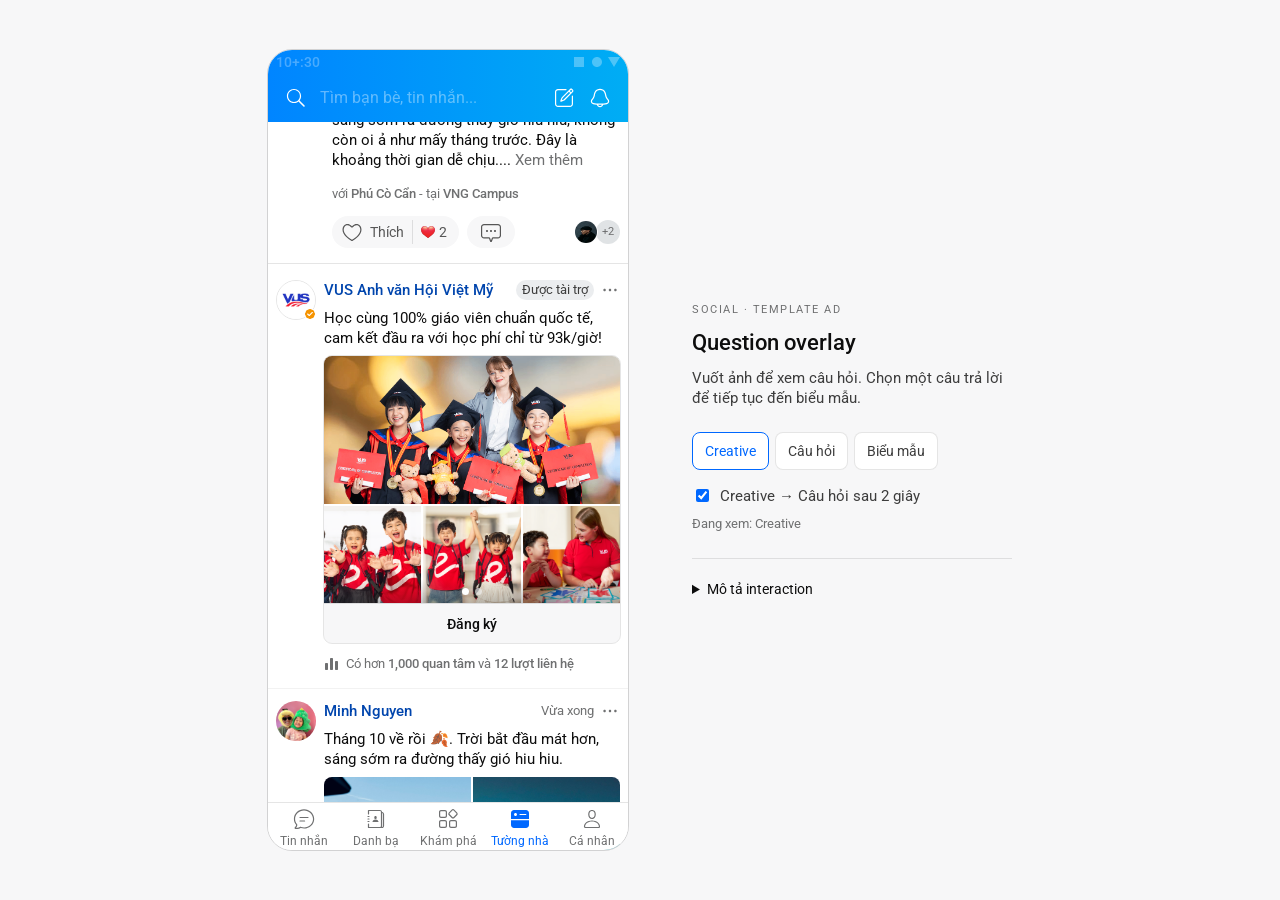
<file: present-site-assets/recommendation/social-template-mobile/index.html>
<!doctype html>
<html lang="vi">
<head>
  <meta charset="utf-8">
  <meta name="viewport" content="width=device-width, initial-scale=1, viewport-fit=cover">
  <title>VUS · Question overlay</title>
  <link rel="stylesheet" href="figma-tokens.css">
  <link rel="stylesheet" href="styles.css">
  <script src="app.js" defer></script>
</head>
<body>
  <main class="demo-layout">
    <section class="phone" aria-label="Prototype quảng cáo VUS" data-state="feed" data-node-id="10024:80272">
      <div class="feed-view">
        <div class="feed-scroll">
          <article class="previous-post" aria-label="Bài viết phía trên" data-node-id="10024:80274">
            <img class="avatar previous-avatar" src="assets/minh-avatar.png" alt="">
            <div class="previous-content">
              <div class="post-heading"><strong>Minh Nguyen</strong><span>Vừa xong</span><img src="assets/more.svg" width="20" height="20" alt=""></div>
              <p class="previous-caption">“Tháng 10 về rồi 🍂. Trời bắt đầu mát hơn, sáng sớm ra đường thấy gió hiu hiu, không còn oi ả như mấy tháng trước. Đây là khoảng thời gian dễ chịu.... <span>Xem thêm</span></p>
              <p class="location">với <b>Phú Cò Cẩn</b> - tại <b>VNG Campus</b></p>
              <div class="reactions"><button class="like-button" aria-label="Thích bài viết" aria-pressed="false"><img src="assets/heart.svg" width="24" height="24" alt="">Thích</button><span class="like-count"><img src="assets/heart-emoji.svg" width="14" height="12" alt=""> <span id="like-count">2</span></span><button class="comment-button" aria-label="Bình luận"><img src="assets/comment.svg" width="24" height="24" alt=""></button><div class="reaction-avatars"><img src="assets/reaction-avatar.png" alt="" width="24" height="24"><span>+2</span></div></div>
            </div>
          </article>
          <article class="ad-post" data-node-id="10024:82143">
            <div class="brand-avatar" data-node-id="10024:82144"><img class="avatar" src="assets/vus-logo.png" alt="VUS" width="40" height="40"><img class="brand-badge" src="assets/verified-badge.svg" width="24" height="24" alt="Đã xác thực"></div>
            <div class="post-content">
              <div class="post-heading ad-heading" data-node-id="10024:82146"><strong>VUS Anh văn Hội Việt Mỹ</strong><span class="sponsored">Được tài trợ</span><img src="assets/more.svg" width="20" height="20" alt=""></div>
              <p class="ad-caption" data-node-id="10024:82148">Học cùng 100% giáo viên chuẩn quốc tế, cam kết đầu ra với học phí chỉ từ 93k/giờ!</p>
              <div class="media-and-cta" data-node-id="10024:82149">
                <div class="carousel" id="carousel" tabindex="0" role="region" aria-roledescription="carousel" aria-label="Ảnh và câu hỏi quảng cáo" data-node-id="10024:82562">
                  <div class="carousel-track">
                  <div class="album creative-slide" data-node-id="10024:82563"><img class="creative-hero" src="assets/creative-hero.png" alt="Học viên VUS tại lễ tốt nghiệp"><div class="album-row"><img src="assets/creative-thumb-1.png" alt="Học viên và giáo viên VUS"><img src="assets/creative-thumb-2.png" alt="Hoạt động học tiếng Anh"><img src="assets/creative-thumb-3.png" alt="Giáo viên hướng dẫn học viên"></div></div>
                  <div class="question-overlay" inert aria-hidden="true" data-node-id="10024:83006">
                    <div class="album question-backdrop" aria-hidden="true"><img class="creative-hero" src="assets/creative-hero.png" alt=""><div class="album-row"><img src="assets/creative-thumb-1.png" alt=""><img src="assets/creative-thumb-2.png" alt=""><img src="assets/creative-thumb-3.png" alt=""></div></div>
                    <h2 id="overlay-heading" data-node-id="10024:83007">Trình độ tiếng anh của bạn</h2>
                    <div class="overlay-options" role="group" aria-labelledby="overlay-heading" data-node-id="10041:26115">
                      <button class="overlay-option" data-answer="beginner" data-node-id="10041:26116">Sơ cấp<span class="radio-mark"></span></button>
                      <button class="overlay-option" data-answer="intermediate" data-node-id="10041:26117">Trung cấp<span class="radio-mark"></span></button>
                      <button class="overlay-option" data-answer="professional" data-node-id="10041:26118">Chuyên nghiệp<span class="radio-mark"></span></button>
                    </div>
                  </div>
                  </div>
                  <div class="carousel-dots" data-node-id="10041:78568"><img class="swipe-indicator-glyph" src="assets/swipe-indicator-creative.svg" width="20" height="7" alt=""><button aria-label="Ảnh quảng cáo" aria-pressed="true" data-slide="0"></button><button aria-label="Câu hỏi trình độ" aria-pressed="false" data-slide="1"></button></div>
                </div>
                <button class="register-button" data-node-id="10024:82151">Đăng ký</button>
              </div>
              <p class="social-proof" data-node-id="10024:82152"><img src="assets/chart.svg" alt="" width="13" height="12"><span>Có hơn <b>1,000 quan tâm</b> và <b>12 lượt liên hệ</b></span></p>
            </div>
          </article>
          <article class="next-post" data-node-id="10024:80279">
            <img class="avatar" src="assets/minh-avatar.png" width="40" height="40" alt="">
            <div class="post-content"><div class="post-heading"><strong>Minh Nguyen</strong><span>Vừa xong</span><img src="assets/more.svg" width="20" height="20" alt=""></div><p>Tháng 10 về rồi 🍂. Trời bắt đầu mát hơn, sáng sớm ra đường thấy gió hiu hiu.</p><div class="next-images"><img src="assets/next-photo-1.png" alt="Khoảnh khắc tháng 10"><img src="assets/next-photo-2.png" alt="Ảnh trong album"></div></div>
          </article>
        </div>
        <header class="feed-header" data-node-id="10024:80281">
          <div class="system-bar"><span>10+:30</span><img src="assets/system-items.svg" width="46" height="10" alt=""></div>
          <div class="search-row"><img src="assets/search.svg" width="24" height="24" alt=""><span>Tìm bạn bè, tin nhắn...</span><img src="assets/compose.svg" width="24" height="24" alt=""><img src="assets/bell.svg" width="24" height="24" alt=""></div>
        </header>
        <nav class="bottom-nav" aria-label="Điều hướng Zalo" data-node-id="10024:80280">
          <span><img src="assets/chat.svg" width="24" height="24" alt="">Tin nhắn</span><span><img src="assets/contacts.svg" width="24" height="24" alt="">Danh bạ</span><span><img src="assets/discovery.svg" width="24" height="24" alt="">Khám phá</span><span aria-current="page"><img src="assets/timeline.svg" width="24" height="24" alt="">Tường nhà</span><span><img src="assets/profile.svg" width="24" height="24" alt="">Cá nhân</span>
        </nav>
      </div>
      <section class="form-view" aria-label="Biểu mẫu đăng ký VUS" hidden data-node-id="10040:24469">
        <div class="form-scroll">
          <img class="form-hero" src="assets/form-hero.png" alt="Lễ tốt nghiệp VUS" data-node-id="10040:24470">
          <form id="lead-form" class="form-content" autocomplete="off">
            <section class="intro-card" data-node-id="10040:24472">
              <img class="form-avatar" src="assets/form-logo.png" width="64" height="64" alt="VUS">
              <div class="intro-body"><p class="oa-name">Trung Tâm Tiếng Anh VUS</p><span class="verified-label"><img src="assets/verified-small.svg" width="16" height="16" alt="">Thương hiệu đã xác thực</span><h1>Trải nghiệm học trước thanh toán phí sau</h1><p class="intro-description">Chỉ 500K đăng ký học thử 1 tháng với giáo viên nước ngoài tại VUS. VUS English Center — Trung tâm anh ngữ VUS <span class="description-end">tự...<span class="text-button">Xem thêm</span></span></p></div>
            </section>
            <fieldset class="question-card card" data-node-id="10040:24473">
              <legend class="sr-only">Trình độ tiếng anh của bạn</legend><h2 aria-hidden="true">Trình độ tiếng anh của bạn</h2>
              <div class="form-options">
                <label>Sơ cấp<input type="radio" name="level" value="beginner" checked data-node-id="I10040:24473;32:4566;10041:26076"></label>
                <label>Trung cấp<input type="radio" name="level" value="intermediate" data-node-id="I10040:24473;32:4566;10041:26077"></label>
                <label>Chuyên nghiệp<input type="radio" name="level" value="professional" data-node-id="I10040:24473;32:4566;10041:26078"></label>
              </div>
            </fieldset>
            <section class="contact-card card" data-node-id="10040:24474"><h2>Thông tin liên hệ</h2><p>Thông tin của bạn nhằm mục đích liên hệ tư vấn và chăm sóc khách hàng</p><div class="contact-fields">
              <label data-node-id="10041:24894">Tên<input name="fullName" value="Nguyễn A" placeholder="Nhập họ tên" required></label>
              <label data-node-id="10041:24895">Số điện thoại<input name="phone" type="tel" inputmode="tel" value="037 6564 321" placeholder="Nhập số điện thoại" pattern="[0-9+ ()-]{9,16}" required></label>
            </div></section>
            <section class="overview-card card" data-node-id="10040:24478"><h2>Thông tin tổng quan</h2><div class="overview-media"><img src="assets/overview.png" alt="Chương trình Anh ngữ VUS"><span class="image-counter">1/5</span><div class="overview-dots" aria-hidden="true"><i></i><i></i><i></i><i></i><i></i></div></div><h3>Vui học hăng say với trãi nghiệm 14 ngày</h3><p>Chỉ từ 85K/Giờ - Chỉ Tháng Này — Trung tâm anh ngữ VUS tự hào là đơn vị hơn 200.000 học viên đạt chứng chỉ quốc tế uy tín</p></section>
            <p class="consent" data-node-id="10040:24479">Bằng việc nhấn “Đồng ý gửi”, tôi xác nhận đã đọc hiểu và đồng ý với <span>CHÍNH SÁCH BẢO MẬT</span> của <b>Trung Tâm Tiếng Anh VUS</b> và đồng ý để <b>Trung Tâm Tiếng Anh VUS</b> thu thập và xử lý dữ liệu cá nhân của tôi theo Luật Bảo Vệ Dữ Liệu Cá Nhân 2025.</p>
            <p class="powered" data-node-id="10040:24480">Powered by Zalo Form</p>
          </form>
        </div>
        <div class="form-actions"><p class="privacy"><img src="assets/lock.svg" width="16" height="16" alt=""><span>Thông tin của bạn được bảo mật theo Nghị định 13/2023/NĐ-CP về bảo vệ dữ liệu cá nhân</span></p><button class="submit-button" type="submit" form="lead-form">Đồng ý gửi</button><button class="decline-button" type="button">Từ chối và thoát</button></div>
        <button class="close-form" aria-label="Đóng biểu mẫu" data-node-id="10040:24483"><img src="assets/close.svg" width="24" height="24" alt=""></button>
      </section>
      <div class="toast" role="status" aria-live="polite" hidden></div>
    </section>
    <aside class="demo-notes">
      <p class="eyebrow">SOCIAL · TEMPLATE AD</p><h2>Question overlay</h2><p>Vuốt ảnh để xem câu hỏi. Chọn một câu trả lời để tiếp tục đến biểu mẫu.</p>
      <div class="state-controls" role="group" aria-label="Chọn màn hình"><button data-view="feed" aria-pressed="true">Creative</button><button data-view="question" aria-pressed="false">Câu hỏi</button><button data-view="form" aria-pressed="false">Biểu mẫu</button></div>
      <label class="auto-control"><input id="autoplay" type="checkbox" checked> Creative → Câu hỏi sau 2 giây</label><p class="state-label" aria-live="polite">Đang xem: Creative</p>
      <details><summary>Mô tả interaction</summary><ol><li>Creative → question: tự động, vuốt ngang, phím mũi tên hoặc chọn dấu chấm.</li><li>Tap câu trả lời → form trượt từ phải sang, giữ đúng lựa chọn.</li><li>Form cuộn độc lập; thông tin bảo mật và hai nút luôn ghim dưới đáy, không có home indicator.</li><li>Đóng / Từ chối / Escape → form trượt về bên phải, trở lại quảng cáo.</li><li>Gửi thử → kiểm tra dữ liệu và báo xác nhận local.</li></ol><p>Timing, hành vi gửi thử, validation và điều khiển demo là phần bổ sung. Prototype không gửi hoặc lưu dữ liệu liên hệ.</p></details>
    </aside>
  </main>
</body>
</html>
</file>
<file: present-site-assets/recommendation/social-template-mobile/figma-tokens.css>
/* Captured Figma variables: 8j1u498wyF3U7X3JmH8iJq / 10041:26467.
   Exact ZDS/ZFDS values; intentionally distinct from local ZAD DS tokens. */
:root {
  /* Unbound fills/effect from live Swipe Indicator 10041:78568 / 10041:78585. */
  --screen-swipe-gradient-start: rgb(25 25 25 / 0);
  --screen-swipe-gradient-end: rgb(25 25 25 / .28);
  --screen-swipe-shadow: rgb(13 13 13 / .15);
  /* Unbound node fill, verified in get_design_context for 10024:83006. */
  --screen-question-overlay-bg: rgb(0 0 0 / .8);
  --figma-text-text-on-color: rgb(255 255 255 / 0.9490196078431372);
  --figma-size-fs500: 15px;
  --figma-line-height-lh500: 20px;
  --figma-chat-tsection-title: rgb(0 69 173);
  --figma-size-positive-8: 8px;
  --figma-text-text-tertiary: rgb(111 112 113);
  --figma-size-fs300: 13px;
  --figma-line-height-lh300: 18px;
  --figma-light-text-text-tertiary: rgb(111 112 113);
  --figma-icon-icon-tertiary: rgb(111 112 113);
  --figma-light-icon-icon-tertiary: rgb(111 112 113);
  --figma-size-positive-0: 0px;
  --figma-text-text-primary: rgb(13 13 13);
  --figma-size-positive-4: 4px;
  --figma-size-positive-6: 6px;
  --figma-layer-layer-container: rgb(255 255 255);
  --figma-social-postreaction-social-postreaction-icon: rgb(87 87 87);
  --figma-social-postreaction-social-postreaction-text: rgb(87 87 87);
  --figma-size-fs400: 14px;
  --figma-line-height-lh400: 18px;
  --figma-divider-divider-subtle: rgb(0 0 0 / 0.10196078431372549);
  --figma-social-postreaction-social-postreaction-button-background-default: rgb(247 247 248);
  --figma-light-social-postreaction-social-postreaction-button-background-default: rgb(247 247 248);
  --figma-size-fs100: 11px;
  --figma-line-height-lh100: 16px;
  --figma-border-border-subtle: rgb(0 0 0 / 0.14901960784313725);
  --figma-avatar-avatar-counter-background: rgb(224 227 229);
  --figma-light-avatar-avatar-counter-background: rgb(224 227 229);
  --figma-size-positive-12: 12px;
  --figma-size-positive-16: 16px;
  --figma-divider-divider-01: rgb(0 0 0 / 0.10196078431372549);
  --figma-social-social-border: rgb(0 0 0 / 0.10196078431372549);
  --figma-corner-radius-corner-rounded: 100px;
  --figma-text-text-secondary: rgb(61 61 61);
  --figma-button-solid-secondary-neutral-button-secondary-neutral-background: rgb(235 237 239);
  --figma-light-text-text-primary: rgb(13 13 13);
  --figma-curtain-curtain-subtle: rgb(0 0 0 / 0.30196078431372547);
  --figma-icon-icon-inverse: rgb(255 255 255);
  --figma-icon-icon-inverse-subtle: rgb(255 255 255 / 0.6);
  --figma-layer-layer-alpha-black-background: rgb(0 0 0 / 0.5490196078431373);
  --figma-corner-radius-corner-16: 16px;
  --figma-button-solid-tertiary-neutral-button-tertiary-neutral-background: rgb(255 255 255 / 0);
  --figma-corner-radius-corner-08: 8px;
  --figma-layer-layer-background-subtle: rgb(247 247 248);
  --figma-navigation-bottom-navigation-bottom-navigation-icon: rgb(111 112 113);
  --figma-light-navigation-bottom-navigation-bottom-navigation-icon: rgb(111 112 113);
  --figma-navigation-bottom-navigation-bottom-navigation-text: rgb(111 112 113);
  --figma-light-navigation-bottom-navigation-bottom-navigation-text: rgb(111 112 113);
  --figma-size-fs200: 12px;
  --figma-line-height-lh200: 16px;
  --figma-size-positive-2: 2px;
  --figma-navigation-bottom-navigation-bottom-navigation-icon-active: rgb(0 104 255);
  --figma-light-navigation-bottom-navigation-bottom-navigation-icon-active: rgb(0 104 255);
  --figma-navigation-bottom-navigation-bottom-navigation-text-active: rgb(0 104 255);
  --figma-light-navigation-bottom-navigation-bottom-navigation-text-active: rgb(0 104 255);
  --figma-layer-layer-background: rgb(255 255 255);
  --figma-constant-constant-white: rgb(255 255 255);
  --figma-button-alpha-tertiary-button-tertiary-alpha-icon: rgb(255 255 255);
  --figma-button-alpha-tertiary-button-tertiary-alpha-background: rgb(255 255 255 / 0);
  --figma-size-fs600: 16px;
  --figma-line-height-lh600: 22px;
  --figma-navigation-header-header-blue-divider: rgb(255 255 255 / 0);
  --figma-navigation-header-header-blue-container-start: rgb(0 133 255);
  --figma-navigation-header-header-blue-container-end: rgb(0 173 244);
  --figma-surface-surface-background: rgb(224 227 229);
  --figma-light-surface-surface-background: rgb(224 227 229);
  --figma-selection-radio-button-radiobtn-border: rgb(194 199 203);
  --figma-size-fs800: 18px;
  --figma-line-height-lh800: 24px;
  --figma-accent-yellow-accent-yellow-text-bold: rgb(107 82 0);
  --figma-accent-yellow-accent-yellow-text-subtle: rgb(255 251 240);
  --figma-size-fs1200: 22px;
  --figma-line-height-lh1200: 26px;
  --figma-selection-radio-button-radiobtn-checkmark: rgb(255 255 255);
  --figma-selection-radio-button-radiobtn-selected-background: rgb(0 104 255);
  --figma-selection-radio-button-radiobtn-background: rgb(255 255 255);
  --figma-neutral-color-light-neutrals-ln50: rgb(103 106 115);
  --figma-neutral-color-light-neutrals-ln0: rgb(255 255 255);
  --figma-neutral-white: rgb(255 255 255);
  --figma-opacity-black-50: rgb(19 24 32);
  --figma-icon-icon-on-color: rgb(255 255 255);
  --figma-interactive-cta-link: rgb(0 104 255);
  --figma-neutral-color-light-neutrals-ln10: rgb(248 249 250);
  --figma-text-text-disabled: rgb(169 173 178);
  --figma-button-solid-tertiary-neutral-button-tertiary-neutral-background-pressed: rgb(235 237 239);
  --figma-button-solid-primary-highlight-button-primary-text: rgb(255 255 255);
  --figma-size-positive-24: 24px;
  --figma-size-positive-14: 14px;
  --figma-corner-radius-corner-24: 24px;
  --figma-button-solid-primary-highlight-button-primary-background: rgb(0 104 255);
  --figma-button-alpha-secondary-button-secondary-alpha-neutral-background: rgb(255 255 255);
  --figma-button-alpha-secondary-button-secondary-alpha-neutral-text: rgb(13 13 13);
  --figma-size-positive-10: 10px;
  --figma-corner-radius-corner-20: 20px;
  --figma-palettes-neutral-gray-ng100: rgb(20 20 21);
  --figma-light-page-page-background-02: rgb(255 255 255);
}
</file>
<file: present-site-assets/recommendation/social-template-mobile/styles.css>
@font-face {
  font-family: Roboto;
  src: url("assets/fonts/Roboto.ttf") format("truetype");
  font-weight: 100 900;
  font-style: normal;
  font-display: swap;
}
:root {
  --text: var(--figma-text-text-primary);
  --secondary: var(--figma-text-text-secondary);
  --muted: var(--figma-text-text-tertiary);
  --surface: var(--figma-layer-layer-container);
  --divider: var(--figma-divider-divider-subtle);
  --blue: var(--figma-button-solid-primary-highlight-button-primary-background);
  --round: var(--figma-corner-radius-corner-rounded);
  --r8: var(--figma-corner-radius-corner-08);
  --r16: var(--figma-corner-radius-corner-16);
  --font: Roboto, Arial, sans-serif;
  --body-size: var(--figma-size-fs500);
  --body-line: var(--figma-line-height-lh500);
  color-scheme: light;
}
* { box-sizing: border-box; }
[hidden] { display: none !important; }
html, body { margin: 0; min-height: 100%; }
body { background: var(--figma-layer-layer-background-subtle); color: var(--text); font: 400 var(--body-size)/var(--body-line) var(--font); }
button, input { font: inherit; color: inherit; }
button { cursor: pointer; border: 0; background: transparent; padding: 0; }
button:focus-visible, input:focus-visible, .carousel:focus-visible, summary:focus-visible { outline: 2px solid var(--blue); outline-offset: 3px; }
button:active { opacity: .8; }
img { display: block; max-width: 100%; }
p, h1, h2 { margin: 0; }
strong, b { font-weight: 500; }
.sr-only { position: absolute; width: 1px; height: 1px; padding: 0; overflow: hidden; clip-path: inset(50%); white-space: nowrap; }
.demo-layout { min-height: 100svh; display: flex; justify-content: center; }
.phone { width: min(360px, 100vw); height: min(800px, 100svh); position: relative; overflow: hidden; background: var(--surface); flex: none; }
.feed-view, .form-view { height: 100%; position: relative; }
.feed-scroll { height: 100%; overflow-y: auto; scrollbar-width: none; padding-bottom: 48px; }
.feed-scroll::-webkit-scrollbar, .form-scroll::-webkit-scrollbar { display: none; }
.avatar { border-radius: var(--round); object-fit: cover; flex-shrink: 0; }
.post-content { flex: 1; min-width: 0; }
.post-heading { display: flex; align-items: center; height: 28px; padding-bottom: 8px; gap: 6px; white-space: nowrap; }
.post-heading strong { color: var(--figma-chat-tsection-title); overflow: hidden; text-overflow: ellipsis; flex: 1; }
.post-heading > span { font-size: var(--figma-size-fs300); line-height: var(--figma-line-height-lh300); color: var(--muted); flex-shrink: 0; }
.post-heading > img { flex-shrink: 0; }
.previous-post { height: 214px; position: relative; overflow: hidden; border-bottom: .5px solid var(--divider); background: var(--surface); }
.previous-avatar { width: 48px; height: 48px; position: absolute; left: 8px; top: 12px; }
.previous-content { margin-left: 64px; padding: 12px 8px 0 0; }
.previous-caption { height: 80px; overflow: hidden; }
.previous-caption span { color: var(--muted); }
.location { position: absolute; top: 132px; color: var(--muted); font-size: var(--figma-size-fs300); line-height: 24px; }
.reactions { position: absolute; top: 166px; left: 64px; right: 8px; display: flex; align-items: center; height: 32px; color: var(--figma-social-postreaction-social-postreaction-text); font-size: var(--figma-size-fs400); }
.like-button { display: flex; gap: 6px; align-items: center; padding: 4px 8px; background: var(--figma-social-postreaction-social-postreaction-button-background-default); border-radius: var(--round) 0 0 var(--round); height: 32px; }
.like-button[aria-pressed="true"] { color: var(--blue); }
.like-count { height: 32px; display: flex; align-items: center; gap: 4px; padding: 0 12px 0 8px; background: var(--figma-social-postreaction-social-postreaction-button-background-default); border-radius: 0 var(--round) var(--round) 0; }
.like-count::before { content: ""; height: 24px; width: 1px; background: var(--divider); margin-left: -8px; margin-right: 4px; }
.comment-button { margin-left: 8px; border-radius: var(--round); background: var(--figma-social-postreaction-social-postreaction-button-background-default); padding: 4px 12px; }
.reaction-avatars { margin-left: auto; display: flex; align-items: center; }
.reaction-avatars img, .reaction-avatars span { width: 24px; height: 24px; border-radius: var(--round); }
.reaction-avatars img { position: relative; z-index: 1; border: 1px solid var(--surface); }
.reaction-avatars span { background: var(--figma-avatar-avatar-counter-background); color: var(--muted); font-size: var(--figma-size-fs100); margin-left: -2px; display: grid; place-items: center; }
.ad-post { display: flex; gap: 8px; padding: 16px 8px; box-shadow: inset 0 -.5px var(--divider); }
.brand-avatar { flex: 0 0 40px; position: relative; height: 40px; }
.brand-avatar > .avatar { width: 40px; height: 40px; border: .5px solid var(--figma-social-social-border); }
.brand-badge { position: absolute; left: 28px; top: 28px; transform: scale(.5); transform-origin: top left; }
.ad-heading .sponsored { border-radius: var(--round); padding: 1px 6px; line-height: var(--figma-line-height-lh300); color: var(--secondary); background: var(--figma-button-solid-secondary-neutral-button-secondary-neutral-background); }
.ad-caption { padding-bottom: 8px; min-height: 48px; }
.media-and-cta { border-radius: var(--r8); overflow: hidden; position: relative; outline: .5px solid var(--divider); }
.carousel { position: relative; height: auto; aspect-ratio: 296 / 247; overflow: hidden; touch-action: pan-y; }
.phone[data-state="question"] .carousel { aspect-ratio: 296 / 247.333333; }
.carousel-track { display: flex; width: 100%; height: 100%; transform: translateX(0); transition: transform 320ms cubic-bezier(.22,.61,.36,1); }
.carousel-track.is-question { transform: translateX(-100%); }
.carousel-track > * { flex: 0 0 100%; min-width: 0; }
.album { display: flex; flex-direction: column; gap: 2px; width: 100%; height: 100%; }
.creative-hero { width: 100%; aspect-ratio: 2; object-fit: cover; }
.album-row { display: grid; grid-template-columns: repeat(3, 1fr); gap: 2px; min-height: 0; }
.album-row img { width: 100%; aspect-ratio: 1; object-fit: cover; }
.question-overlay { position: relative; isolation: isolate; height: 100%; color: var(--figma-text-text-on-color); padding: 40.6667px 16px 0; }
.question-backdrop { position: absolute; inset: 0; z-index: -2; }
.question-overlay::before { content: ""; position: absolute; inset: 0; z-index: -1; background: var(--screen-question-overlay-bg); }
.question-overlay h2 { font-size: var(--figma-size-fs600); line-height: var(--figma-line-height-lh600); font-weight: 500; text-align: center; }
.overlay-options { display: grid; gap: 4px; margin-top: 16px; }
.overlay-option { display: flex; align-items: center; justify-content: space-between; height: 40px; padding: 0 8px; font-size: var(--figma-size-fs400); line-height: var(--figma-line-height-lh400); background: var(--figma-layer-layer-alpha-black-background); border-radius: var(--r8); text-align: left; }
.radio-mark { width: 16px; height: 16px; border: 1.5px solid var(--figma-selection-radio-button-radiobtn-border); border-radius: var(--round); }
.carousel-dots { position: absolute; top: 223px; left: 0; display: flex; align-items: flex-end; justify-content: center; width: 100%; height: 24px; padding: 0 6px 8px; background: linear-gradient(180deg, var(--screen-swipe-gradient-start), var(--screen-swipe-gradient-end) 99.932%); }
.swipe-indicator-glyph { position: absolute; bottom: 8.5px; left: calc(50% - 10px); pointer-events: none; filter: drop-shadow(0 .833px .083px var(--screen-swipe-shadow)); }
.carousel-dots button { width: 10px; height: 8px; background: transparent; position: relative; }
.carousel-dots button::after { content: ""; position: absolute; inset: -8px 0; }
.register-button { width: 100%; height: 40px; background: var(--figma-layer-layer-background-subtle); border-top: .3px solid var(--figma-social-social-border); font-size: var(--figma-size-fs400); line-height: var(--figma-line-height-lh400); font-weight: 500; }
.social-proof { display: flex; align-items: center; gap: 8px; padding-top: 12px; color: var(--muted); font-size: var(--figma-size-fs300); line-height: var(--figma-line-height-lh300); white-space: nowrap; height: 30px; }
.social-proof img { margin-left: 1px; flex: none; }
.next-post { display: flex; gap: 8px; padding: 12px 8px 0; }
.next-post p { padding-bottom: 8px; }
.next-images { display: grid; grid-template-columns: 1fr 1fr; gap: 2px; border-radius: var(--r8); overflow: hidden; }
.next-images img { width: 100%; height: 240px; object-fit: cover; }
.feed-header { position: absolute; top: 0; width: 100%; height: 72px; z-index: 3; color: var(--figma-text-text-on-color); background: linear-gradient(90deg, var(--figma-navigation-header-header-blue-container-start), var(--figma-navigation-header-header-blue-container-end)); }
.system-bar { height: 24px; display: flex; align-items: center; justify-content: space-between; padding: 4px 8px; opacity: .3; font-size: var(--figma-size-fs400); line-height: 16px; font-weight: 500; }
.search-row { display: flex; align-items: center; gap: 12px; height: 48px; padding: 0 16px; }
.search-row > span { flex: 1; min-width: 0; opacity: .4; font-size: var(--figma-size-fs600); line-height: var(--figma-line-height-lh600); white-space: nowrap; overflow: hidden; text-overflow: ellipsis; }
.search-row > img { flex-shrink: 0; }
.bottom-nav { height: 48px; position: absolute; bottom: 0; width: 100%; display: grid; grid-template-columns: repeat(5, 1fr); background: var(--figma-layer-layer-background); border-top: .5px solid var(--divider); z-index: 3; }
.bottom-nav > span { display: flex; flex-direction: column; align-items: center; justify-content: flex-start; padding: 4px 4px 2px; gap: 2px; white-space: nowrap; color: var(--figma-navigation-bottom-navigation-bottom-navigation-text); font-size: var(--figma-size-fs200); line-height: var(--figma-line-height-lh200); }
.bottom-nav > [aria-current] { color: var(--figma-navigation-bottom-navigation-bottom-navigation-text-active); }
.form-view { position: absolute; inset: 0; z-index: 4; display: grid; grid-template-rows: minmax(0, 1fr) auto; background: var(--figma-neutral-color-light-neutrals-ln10); }
.form-scroll { height: 100%; overflow-y: auto; scrollbar-width: none; scroll-padding-bottom: 24px; }
.form-hero { width: 100%; height: 195px; object-fit: cover; }
.form-content { margin: -61px 24px 0; padding-bottom: 24px; position: relative; display: flex; flex-direction: column; gap: 12px; }
.intro-card { text-align: center; position: relative; }
.form-avatar { margin: 0 auto -24px; border-radius: var(--round); border: .3px solid var(--figma-border-border-subtle); position: relative; z-index: 1; object-fit: cover; }
.intro-body { padding: 40px 24px 16px; border-radius: var(--r16); background: var(--surface); }
.oa-name { color: var(--secondary); }
.verified-label { display: flex; width: fit-content; align-items: center; gap: 4px; color: var(--figma-accent-yellow-accent-yellow-text-bold); background: var(--figma-accent-yellow-accent-yellow-text-subtle); border-radius: var(--round); font-size: var(--figma-size-fs200); line-height: var(--figma-line-height-lh200); padding: 4px 8px; margin: 4px auto 0; }
.intro-body h1 { margin-top: 16px; font-size: var(--figma-size-fs1200); line-height: var(--figma-line-height-lh1200); font-weight: 500; }
.intro-description { margin-top: 8px; color: var(--secondary); }
.text-button { display: inline; color: var(--muted); }
.description-end { white-space: nowrap; }
.card { border: 0; border-radius: var(--r16); padding: 20px 24px; margin: 0; background: var(--surface); min-width: 0; width: calc(100% - 1px); }
.card h2 { font-size: var(--figma-size-fs800); line-height: var(--figma-line-height-lh800); font-weight: 500; }
.question-card { padding-bottom: 20px; }
.form-options { margin-top: 10px; display: flex; flex-direction: column; gap: 2px; }
.form-options label { display: flex; align-items: center; justify-content: space-between; height: 40px; border-bottom: .5px solid var(--divider); cursor: pointer; font-size: var(--figma-size-fs600); line-height: var(--figma-line-height-lh600); }
.form-options label:last-child { height: 36px; border-bottom: 0; }
.form-options input { appearance: none; width: 16px; height: 16px; flex: none; border-radius: var(--round); border: 1.5px solid var(--figma-selection-radio-button-radiobtn-border); background: var(--figma-selection-radio-button-radiobtn-background); margin: 0; cursor: pointer; }
.form-options input:checked { border: 5px solid var(--figma-selection-radio-button-radiobtn-selected-background); }
.contact-card { min-height: 270px; }
.contact-card > p { color: var(--muted); font-size: var(--figma-size-fs300); line-height: var(--figma-line-height-lh300); margin-top: 2px; }
.contact-fields { padding-top: 20px; display: grid; gap: 20px; }
.contact-fields label { display: flex; flex-direction: column; gap: 2px; color: var(--secondary); font-size: var(--figma-size-fs400); line-height: var(--figma-line-height-lh400); }
.contact-fields input { height: 44px; width: 100%; border: 0; border-bottom: .5px solid var(--figma-border-border-subtle); padding: 11px 0; background: transparent; color: var(--text); font-size: var(--figma-size-fs600); line-height: var(--figma-line-height-lh600); }
.contact-fields input::placeholder { color: var(--figma-text-text-disabled); }
.overview-card { padding-bottom: 0; }
.overview-media { position: relative; margin-top: 12px; aspect-ratio: 1; overflow: hidden; border-radius: var(--r8); }
.overview-media > img { width: 100%; height: 100%; object-fit: cover; }
.image-counter { position: absolute; top: 8px; left: 8px; background: var(--figma-opacity-black-50); color: var(--figma-text-text-on-color); border-radius: var(--round); padding: 4px 8px; font-size: var(--figma-size-fs200); line-height: var(--figma-line-height-lh200); }
.overview-dots { display: flex; gap: 4px; position: absolute; bottom: 8px; left: 50%; transform: translateX(-50%); }
.overview-dots i { width: 6px; height: 6px; border-radius: var(--round); background: var(--figma-icon-icon-inverse-subtle); }
.overview-dots i:first-child { background: var(--figma-icon-icon-inverse); }
.overview-card h3 { font: 500 var(--body-size)/var(--body-line) var(--font); margin: 12px 0 4px; }
.overview-card p { font-size: var(--figma-size-fs400); line-height: var(--figma-line-height-lh400); color: var(--secondary); display: -webkit-box; -webkit-line-clamp: 3; -webkit-box-orient: vertical; overflow: hidden; }
.consent { font-size: var(--figma-size-fs100); line-height: var(--figma-line-height-lh100); padding: 8px; color: var(--muted); }
.consent span { color: var(--figma-interactive-cta-link); }
.powered { padding: 16px 0 36px; color: var(--muted); text-align: center; font-size: var(--figma-size-fs200); line-height: var(--figma-line-height-lh200); }
.close-form { position: absolute; top: 16px; right: 16px; width: 40px; height: 40px; border-radius: var(--round); display: grid; place-items: center; background: var(--figma-layer-layer-alpha-black-background); }
.form-actions { display: grid; gap: 8px; padding: 12px 20px; padding-bottom: max(12px, env(safe-area-inset-bottom)); background: var(--surface); box-shadow: 0 -.5px var(--divider); }
.privacy { display: flex; gap: 4px; align-items: flex-start; color: var(--muted); font-size: var(--figma-size-fs200); line-height: var(--figma-line-height-lh200); }
.privacy img { flex-shrink: 0; }
.submit-button { height: 48px; border-radius: var(--figma-corner-radius-corner-24); background: var(--blue); color: var(--figma-button-solid-primary-highlight-button-primary-text); font-weight: 500; }
.decline-button { height: 40px; border-radius: var(--figma-corner-radius-corner-20); font-weight: 500; background: var(--figma-button-alpha-secondary-button-secondary-alpha-neutral-background); color: var(--figma-button-alpha-secondary-button-secondary-alpha-neutral-text); }
.toast { position: absolute; z-index: 10; bottom: 24px; left: 20px; right: 20px; padding: 12px 16px; background: var(--figma-opacity-black-50); color: var(--figma-text-text-on-color); border-radius: var(--r8); text-align: center; font-size: var(--figma-size-fs400); }
.demo-notes { display: none; }
@media (min-width: 760px) {
  .demo-layout { align-items: center; gap: 64px; padding: 36px; }
  .phone { outline: 1px solid var(--figma-border-border-subtle); border-radius: var(--figma-corner-radius-corner-24); }
  .demo-notes { display: block; width: 320px; color: var(--secondary); }
  .eyebrow { font-size: var(--figma-size-fs100); line-height: var(--figma-line-height-lh100); color: var(--muted); letter-spacing: 1.5px; }
  .demo-notes h2 { font-size: var(--figma-size-fs1200); line-height: var(--figma-line-height-lh1200); font-weight: 500; margin: 12px 0; color: var(--text); }
  .state-controls { display: flex; gap: 6px; margin: 24px 0 16px; }
  .state-controls button { padding: 8px 12px; background: var(--surface); border: 1px solid var(--divider); border-radius: var(--r8); font-size: var(--figma-size-fs400); }
  .state-controls [aria-pressed="true"] { color: var(--blue); border-color: var(--blue); }
  .auto-control { display: flex; align-items: center; gap: 8px; }
  .auto-control input { accent-color: var(--blue); }
  .state-label { margin-top: 8px; color: var(--muted); font-size: var(--figma-size-fs300); }
  .demo-notes details { border-top: 1px solid var(--divider); padding-top: 20px; margin-top: 24px; font-size: var(--figma-size-fs400); }
  .demo-notes summary { cursor: pointer; color: var(--text); }
  .demo-notes ol { padding-left: 20px; }
  .demo-notes li { margin-bottom: 8px; }
  .demo-notes details p { color: var(--muted); font-size: var(--figma-size-fs200); line-height: var(--figma-line-height-lh300); }
}
@media (prefers-reduced-motion: reduce) { *, *::before, *::after { scroll-behavior: auto !important; animation: none !important; transition: none !important; } }
</file>
